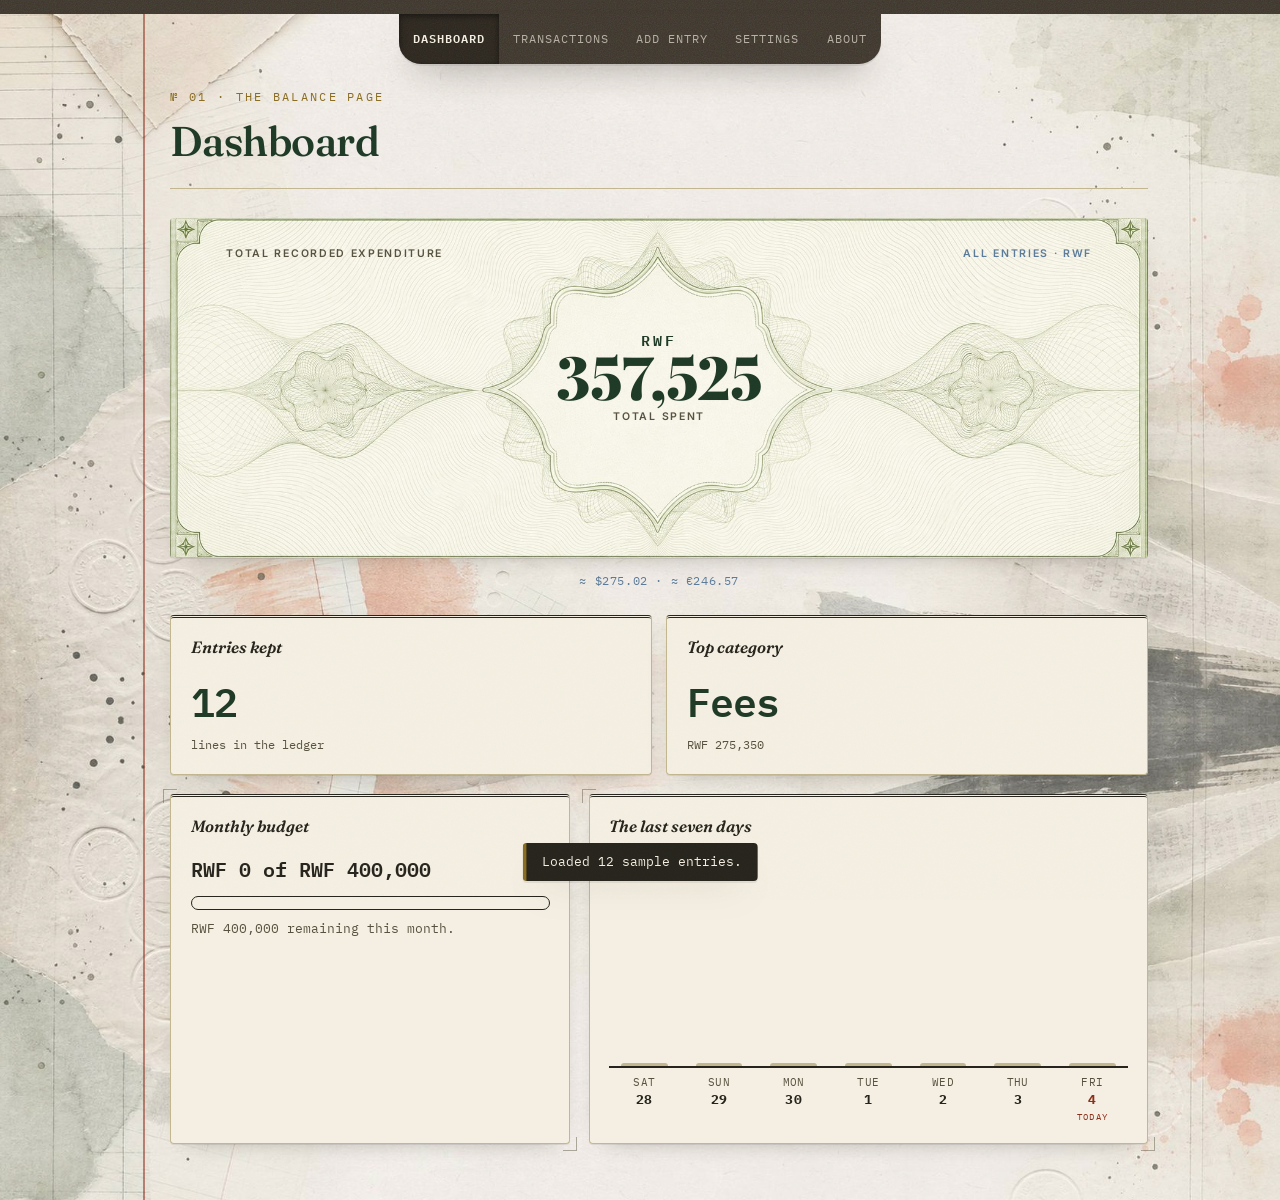
<file: index.html>
<!DOCTYPE html>
<html lang="en">
<head>
  <meta charset="UTF-8">
  <meta name="viewport" content="width=device-width, initial-scale=1.0">
  <title>Momentum  Student Finance Tracker</title>
  <meta name="description" content="Momentum — a student's ledger of small spendings. Log expenses, search with regex, and stay within budget.">
  <meta name="theme-color" content="#F4EFE2">
  <link rel="icon" type="image/png" href="assets/favicon-32.png">
  <link rel="apple-touch-icon" href="assets/favicon-180.png">
  <link rel="preconnect" href="https://fonts.googleapis.com">
  <link rel="preconnect" href="https://fonts.gstatic.com" crossorigin>
  <link rel="stylesheet" media="print" onload="this.media='all'"
        href="https://fonts.googleapis.com/css2?family=Fraunces:ital,opsz,wght@0,9..144,300..900;1,9..144,300..900&family=IBM+Plex+Mono:ital,wght@0,400;0,500;0,600;1,400&family=Playfair+Display:wght@900&family=Inter:wght@400;600&display=swap">
  <noscript>
    <link rel="stylesheet"
          href="https://fonts.googleapis.com/css2?family=Fraunces:ital,opsz,wght@0,9..144,300..900;1,9..144,300..900&family=IBM+Plex+Mono:ital,wght@0,400;0,500;0,600;1,400&family=Playfair+Display:wght@900&family=Inter:wght@400;600&display=swap">
  </noscript>
  <link rel="stylesheet" href="styles/main.css">
</head>
<body>
  <a class="skip-link" href="#main">Skip to content</a>

  <!-- Fixed umber strip across the top — the nav tray hangs flush from it. -->
  <div class="binding" aria-hidden="true"></div>

  <!-- The ink tray of index tabs: a bottom dock on phones,
       hanging from the top edge on larger screens. -->
  <nav class="site-nav">
    <ul class="tabs">
      <li>
        <a href="#dashboard" data-route="dashboard">
          <svg class="tab-glyph" viewBox="0 0 24 24" aria-hidden="true" focusable="false">
            <path d="M6 19v-6.5"/><path d="M12 19V5.5"/><path d="M18 19v-9"/><path d="M3.5 21.5h17"/>
          </svg>
          <span class="tab-label">Dashboard</span>
        </a>
      </li>
      <li>
        <a href="#transactions" data-route="transactions">
          <svg class="tab-glyph" viewBox="0 0 24 24" aria-hidden="true" focusable="false">
            <path d="M6.5 2.5h11v17.5l-1.85-1.5-1.85 1.5-1.8-1.5-1.8 1.5-1.85-1.5-1.85 1.5z"/>
            <path d="M9.5 8h5"/><path d="M9.5 11.5h3.2"/>
          </svg>
          <span class="tab-label">Transactions</span>
        </a>
      </li>
      <li>
        <a href="#add" data-route="add">
          <svg class="tab-glyph" viewBox="0 0 24 24" aria-hidden="true" focusable="false">
            <circle cx="12" cy="12" r="8.5"/>
            <path d="M12 8.2v7.6"/><path d="M8.2 12h7.6"/>
          </svg>
          <span class="tab-label">Add entry</span>
        </a>
      </li>
      <li>
        <a href="#settings" data-route="settings">
          <svg class="tab-glyph" viewBox="0 0 24 24" aria-hidden="true" focusable="false">
            <path d="M3.5 7h6"/><circle cx="11.7" cy="7" r="2.1"/><path d="M14 7h6.5"/>
            <path d="M3.5 12h1.4"/><circle cx="7.1" cy="12" r="2.1"/><path d="M9.4 12h11.1"/>
            <path d="M3.5 17h10"/><circle cx="15.7" cy="17" r="2.1"/><path d="M18 17h2.5"/>
          </svg>
          <span class="tab-label">Settings</span>
        </a>
      </li>
      <li>
        <a href="#about" data-route="about">
          <svg class="tab-glyph" viewBox="0 0 24 24" aria-hidden="true" focusable="false">
            <circle cx="12" cy="12" r="8.5"/>
            <path d="M12 11.2v5"/>
            <circle cx="12" cy="7.9" r="1" fill="currentColor" stroke="none"/>
          </svg>
          <span class="tab-label">About</span>
        </a>
      </li>
    </ul>
  </nav>

  <header class="masthead">
    <!-- Logo / brand block removed for now — to be reintroduced later. -->
    <h1 class="visually-hidden">Momentum — Student Finance Tracker</h1>
  </header>

  <main id="main" tabindex="-1">

    <!-- ============ DASHBOARD ============ -->
    <section id="dashboard" class="panel" aria-labelledby="dashboard-title">
      <p class="folio">№ 01 · the balance page</p>
      <h2 id="dashboard-title">Dashboard</h2>

      <!-- Denomination hero — engraved banknote artwork as the card itself. -->
      <section class="note" id="hero-note" aria-label="Total recorded expenditure">
        <div class="note__head">
          <p class="microprint">Total Recorded Expenditure</p>
          <p class="microprint note__period" id="hero-period">All entries · base currency</p>
        </div>

        <div class="denomination">
          <span class="denomination__cur" id="hero-cur">RWF</span>
          <span class="denomination__figure" id="stat-total">0</span>
        </div>

        <p class="microprint denomination__words" id="hero-words">Zero · no expenditure recorded</p>
      </section>
      <p class="note-exchange" id="stat-conversions" aria-label="Converted totals"></p>

      <div class="stat-grid">
        <article class="stat-card">
          <h3>Entries kept</h3>
          <p class="stat-figure" id="stat-count">0</p>
          <p class="stat-detail">lines in the ledger</p>
        </article>
        <article class="stat-card">
          <h3>Top category</h3>
          <p class="stat-figure" id="stat-top">—</p>
          <p class="stat-detail" id="stat-top-detail"></p>
        </article>
      </div>

      <div class="dash-duo">
        <article class="budget-card cropped" id="budget-card" aria-labelledby="budget-title">
          <div class="budget-head">
            <h3 id="budget-title">Monthly budget</h3>
            <p class="stamp" id="over-stamp" hidden aria-hidden="true">Over budget</p>
          </div>
          <p class="budget-figure" id="cap-figure">—</p>
          <div class="meter" role="presentation">
            <div class="meter-fill" id="cap-meter-fill"></div>
          </div>
          <p class="budget-note" id="cap-note"></p>
          <!-- Two dedicated live regions: polite while under the cap,
               assertive once it is exceeded. -->
          <p class="visually-hidden" id="cap-live-polite" aria-live="polite"></p>
          <p class="visually-hidden" id="cap-live-assertive" aria-live="assertive" role="alert"></p>
        </article>

        <article class="chart-card cropped" aria-labelledby="chart-title">
          <h3 id="chart-title">The last seven days</h3>
          <div class="chart" id="chart" role="img" aria-label="Spending chart for the last 7 days"></div>
        </article>
      </div>
    </section>

    <!-- ============ TRANSACTIONS ============ -->
    <section id="transactions" class="panel" hidden aria-labelledby="transactions-title">
      <p class="folio">№ 02 · every line accounted for</p>
      <h2 id="transactions-title">Transactions</h2>

      <div class="ledger-controls">
        <div class="control control-grow">
          <label for="search">Search the ledger <span class="hint-inline">(regular expressions welcome)</span></label>
          <input type="text" id="search" autocomplete="off" spellcheck="false"
                 placeholder="e.g. (coffee|tea) or \.\d{2}\b" aria-describedby="search-state">
          <p class="pattern-state" id="search-state" data-state="idle" aria-live="polite">— type to search</p>
        </div>
        <div class="control control-check">
          <input type="checkbox" id="search-ci" checked>
          <label for="search-ci">Case-insensitive</label>
        </div>
        <div class="control">
          <label for="sort">Sort by</label>
          <select id="sort">
            <option value="created-desc" selected>Date added — newest first</option>
            <option value="created-asc">Date added — oldest first</option>
            <option value="description-asc">Description — A to Z</option>
            <option value="description-desc">Description — Z to A</option>
            <option value="amount-desc">Amount — highest first</option>
            <option value="amount-asc">Amount — lowest first</option>
          </select>
        </div>
      </div>

      <p class="result-count" id="result-count" aria-live="polite"></p>

      <table class="ledger-table" id="txn-table">
        <caption class="visually-hidden">Your logged transactions</caption>
        <thead>
          <tr>
            <th scope="col">Description</th>
            <th scope="col">Category</th>
            <th scope="col">Date</th>
            <th scope="col" class="num">Amount</th>
            <th scope="col"><span class="visually-hidden">Actions</span></th>
          </tr>
        </thead>
        <tbody id="txn-tbody"></tbody>
      </table>
      <p class="empty-note" id="txn-empty" hidden>
        Nothing here yet. <a href="#add">Log your first expense</a> — the ledger is patient.
      </p>
    </section>

    <!-- ============ ADD / EDIT ========== -->
    <section id="add" class="panel" hidden aria-labelledby="add-title">
      <p class="folio">№ 03 · in your own hand</p>
      <h2 id="add-title"><span id="add-title-mode">Add an entry</span></h2>

      <form id="txn-form" class="entry-form cropped" novalidate>
        <div class="field field-wide">
          <label for="f-description">Description</label>
          <input type="text" id="f-description" name="description" autocomplete="off"
                 aria-describedby="err-description">
          <p class="field-error" id="err-description" role="alert" hidden></p>
        </div>

        <div class="field">
          <label for="f-amount">Amount</label>
          <input type="text" id="f-amount" name="amount" inputmode="decimal" autocomplete="off"
                 placeholder="12.50" aria-describedby="err-amount hint-amount">
          <p class="hint" id="hint-amount">In RWF.</p>
          <p class="field-error" id="err-amount" role="alert" hidden></p>
        </div>

        <div class="field">
          <label for="f-category">Category</label>
          <select id="f-category" name="category" aria-describedby="err-category"></select>
          <p class="field-error" id="err-category" role="alert" hidden></p>
        </div>

        <div class="field">
          <label for="f-date">Date</label>
          <input type="date" id="f-date" name="date" aria-describedby="err-date hint-date">
          <p class="hint" id="hint-date">YYYY-MM-DD</p>
          <p class="field-error" id="err-date" role="alert" hidden></p>
        </div>

        <div class="form-actions">
          <button type="submit" class="btn btn-primary">Save entry</button>
          <button type="button" class="btn btn-ghost" id="cancel-edit" hidden>Cancel edit</button>
        </div>
      </form>
    </section>

    <!-- ============ SETTINGS ========== -->
    <section id="settings" class="panel" hidden aria-labelledby="settings-title">
      <p class="folio">№ 04 · the bookkeeper’s desk</p>
      <h2 id="settings-title">Settings</h2>

      <div class="settings-grid">
        <form class="settings-card cropped" id="cap-form" aria-labelledby="cap-title">
          <h3 id="cap-title">Spending cap</h3>
          <div class="field">
            <label for="set-cap">Monthly cap (RWF)</label>
            <input type="number" id="set-cap" min="0" step="0.01" inputmode="decimal">
            <p class="hint">Set to 0 to remove the cap.</p>
          </div>
          <button type="submit" class="btn btn-primary">Save cap</button>
        </form>

        <form class="settings-card cropped" id="cur-form" aria-labelledby="cur-title">
          <h3 id="cur-title">Currency</h3>

          <div class="field">
            <label for="display-currency">Show all amounts in</label>
            <select id="display-currency">
              <option value="RWF">RWF — Rwandan franc (base)</option>
              <option value="USD">USD — US dollar</option>
              <option value="EUR">EUR — Euro</option>
            </select>
          </div>

          <p class="hint">Set how many francs each currency is worth:</p>
          <div class="cur-row">
            <div class="field">
              <label for="rate-usd">1 USD = ? RWF</label>
              <input type="number" id="rate-usd" min="0" step="any" inputmode="decimal">
            </div>
            <div class="field">
              <label for="rate-eur">1 EUR = ? RWF</label>
              <input type="number" id="rate-eur" min="0" step="any" inputmode="decimal">
            </div>
          </div>
          <button type="submit" class="btn btn-primary">Save exchange rates</button>
        </form>

        <form class="settings-card cropped" id="cat-form" aria-labelledby="cat-title">
          <h3 id="cat-title">Categories</h3>
          <ul class="cat-list" id="cat-list"></ul>
          <div class="field">
            <label for="new-category">New category</label>
            <input type="text" id="new-category" autocomplete="off" aria-describedby="err-new-category">
            <p class="field-error" id="err-new-category" role="alert" hidden></p>
          </div>
          <button type="submit" class="btn btn-primary">Add category</button>
        </form>

        <div class="settings-card cropped" aria-labelledby="data-title">
          <h3 id="data-title">Your data</h3>
          <p class="hint">Everything auto-saves to this browser. Export a copy, or import a previous export.</p>
          <div class="data-actions">
            <button type="button" class="btn btn-primary" id="export-btn">Export JSON</button>
            <label class="btn btn-ghost file-btn" for="import-file">Import JSON
              <input type="file" id="import-file" accept=".json,application/json">
            </label>
            <button type="button" class="btn btn-ghost" id="seed-btn">Restore sample data</button>
            <button type="button" class="btn btn-ghost btn-danger" id="reset-btn">Reset to defaults</button>
          </div>
          <p class="hint">Reset clears everything saved in this browser and reloads with fresh defaults (RWF currency + sample data).</p>
          <p class="import-status" id="import-status" role="alert"></p>
        </div>
      </div>
    </section>

    <!-- =========== ABOUT ============ -->
    <section id="about" class="panel" hidden aria-labelledby="about-title">
      <p class="folio">№ 05 · the keeper of this book</p>
      <h2 id="about-title">About</h2>

      <div class="about-spread">
        <article class="about-letter cropped">
          <p class="about-lede">
            This ledger is kept by <strong>F.&nbsp;Ishimwe</strong>, a student who believes that
            small spendings deserve careful handwriting.
          </p>
          <p>
            <strong>Momentum</strong>  because small spendings, faithfully recorded, gather
            speed  is a student finance tracker. Log what you spend, search it with regular expressions,
            watch the week's trend, and let a firm red stamp tell you when the budget is gone.
            Built with vanilla HTML, CSS and JavaScript. No frameworks; nothing between
            you and the page.
          </p>
          <p class="signature">— F.&nbsp;Ishimwe</p>
        </article>

        <aside class="about-side">
          <div class="about-note">
            <h3 class="visually-hidden">Contact and links</h3>
            <dl class="about-meta">
              <div>
                <dt>Email</dt>
                <dd><a href="mailto:f.ishimwe1@alustudent.com">f.ishimwe1@alustudent.com</a></dd>
              </div>
              <div>
                <dt>GitHub</dt>
                <dd><a href="https://github.com/ixhm-brix/momentum" rel="noopener">github.com/ixhm-brix/momentum</a></dd>
              </div>
              <div>
                <dt>Tests</dt>
                <dd><a href="tests.html">Run the test page</a></dd>
              </div>
            </dl>
          </div>

          <!-- Decorative seal -->
          <img class="about-seal" src="assets/seal.png" alt="" aria-hidden="true">
        </aside>
      </div>
    </section>
  </main>

  <p class="toast" id="app-status" role="status" aria-live="polite"></p>

  <script type="module" src="scripts/app.js"></script>
</body>
</html>
</file>
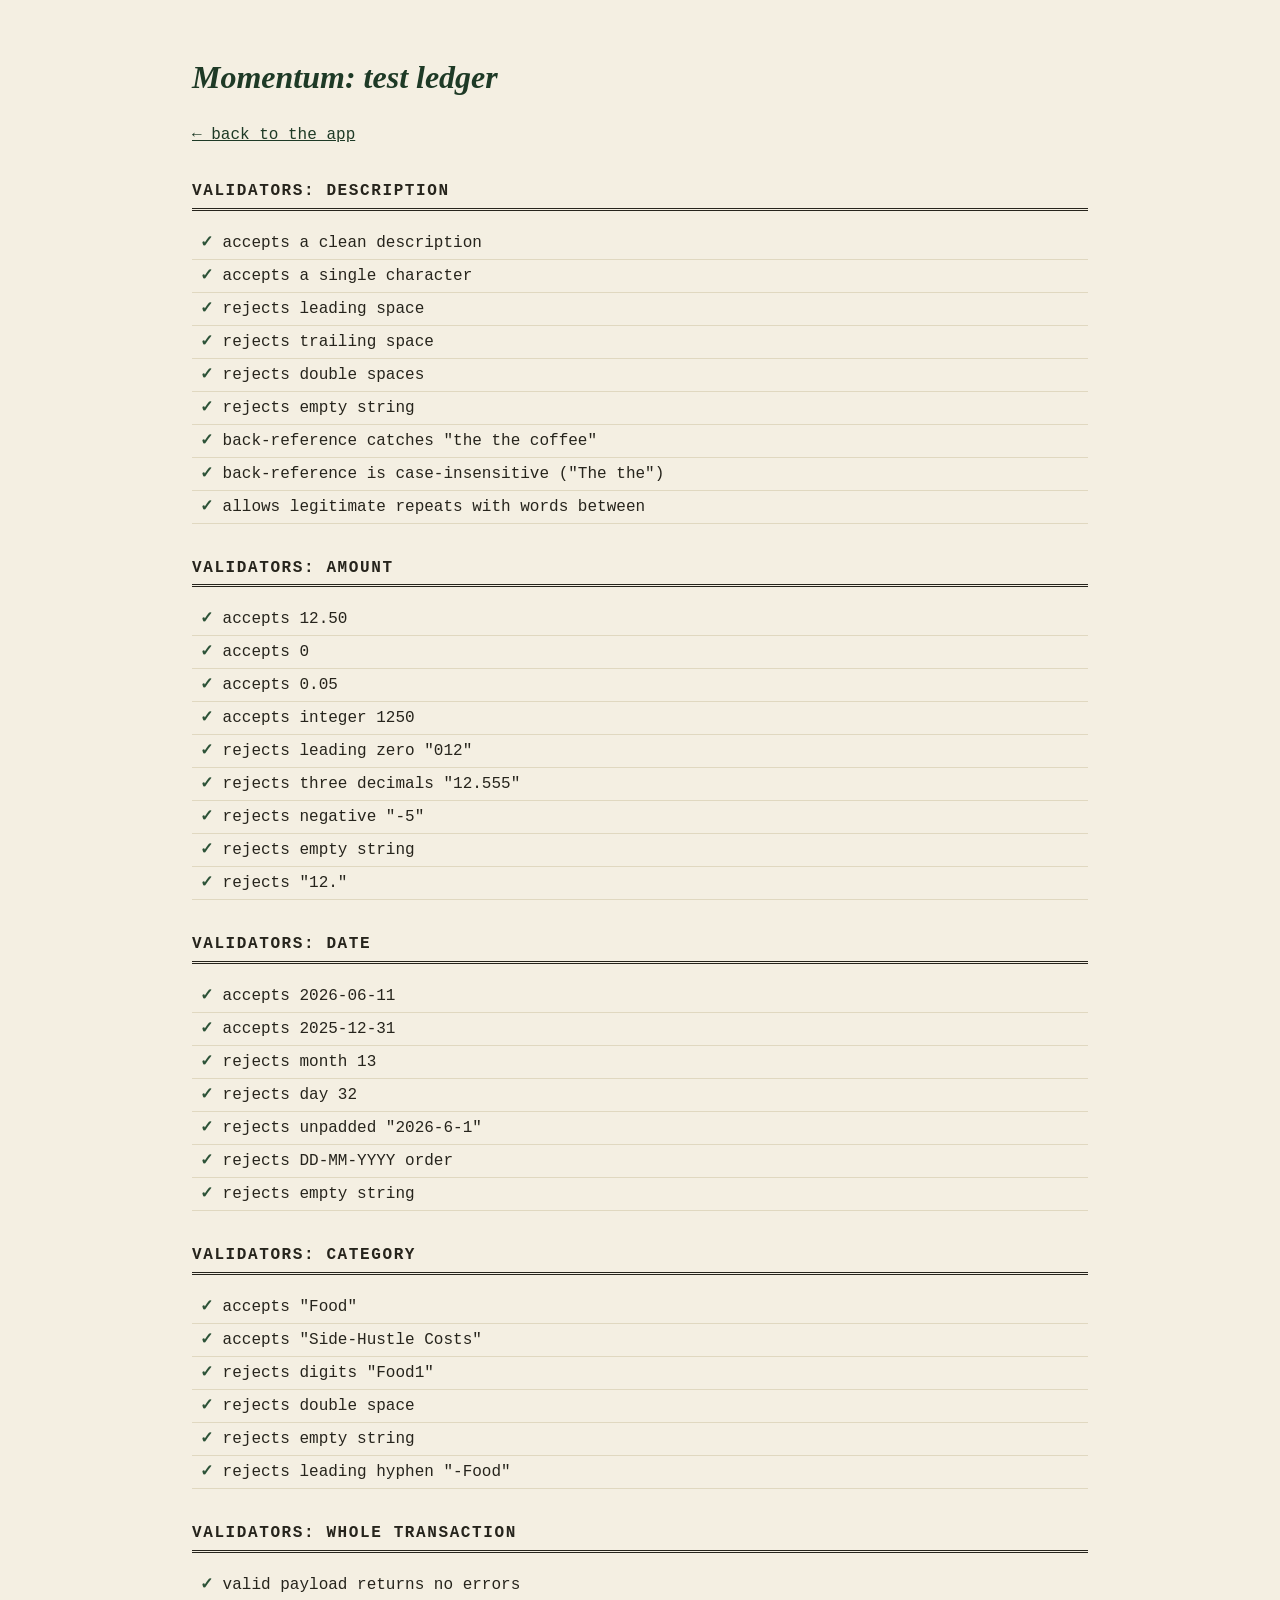
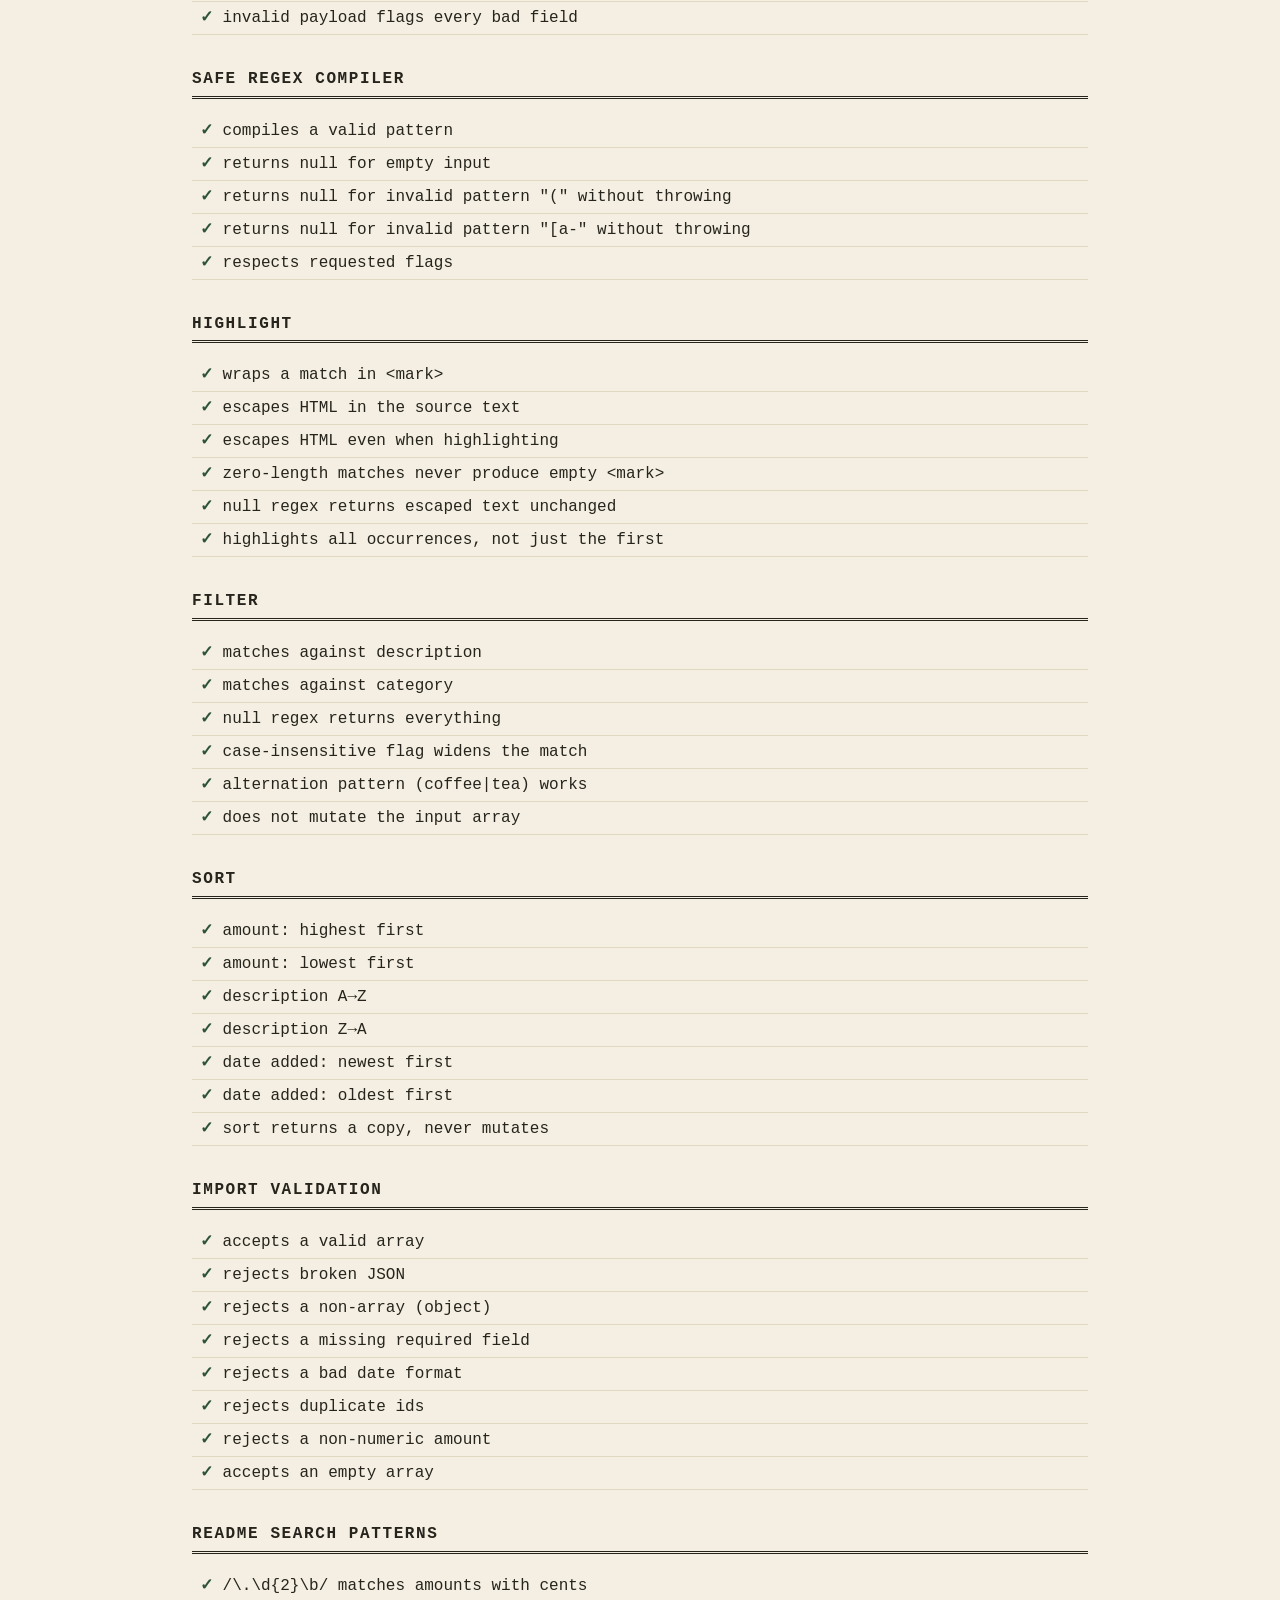
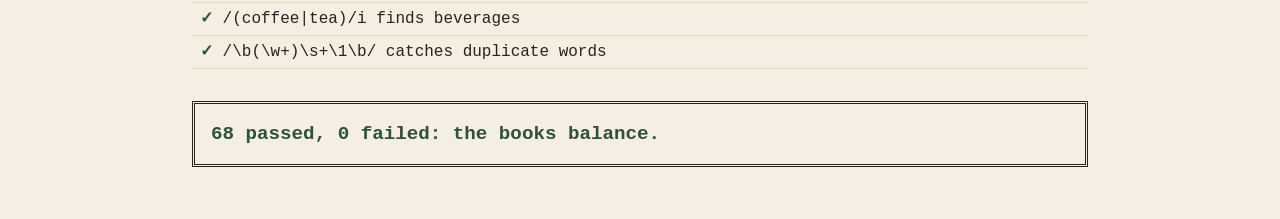
<file: tests.html>
<!DOCTYPE html>
<html lang="en">
<head>
  <meta charset="UTF-8">
  <meta name="viewport" content="width=device-width, initial-scale=1.0">
  <title>Momentum: Tests</title>
  <style>
    body {
      font-family: "Courier New", monospace;
      background: #f4efe2;
      color: #26241c;
      max-width: 56rem;
      margin: 0 auto;
      padding: 2rem 1rem;
      line-height: 1.5;
    }
    h1 { font-family: Georgia, serif; font-style: italic; color: #1e3a26; }
    h2 { font-size: 1rem; letter-spacing: .1em; text-transform: uppercase; margin-top: 2rem;
         border-bottom: 3px double #26241c; padding-bottom: .3em; }
    ul { list-style: none; padding: 0; }
    li { padding: .25rem .5rem; border-bottom: 1px solid #e0d8c0; }
    li.pass::before { content: "✓ "; color: #2c5237; font-weight: bold; }
    li.fail::before { content: "✗ "; color: #8e2f1c; font-weight: bold; }
    li.fail { background: #f3e4dd; color: #8e2f1c; font-weight: bold; }
    #summary { font-size: 1.2rem; font-weight: bold; padding: 1rem;
               border: 3px double #26241c; margin-top: 2rem; }
    #summary.ok { color: #2c5237; }
    #summary.bad { color: #8e2f1c; }
    a { color: #1e3a26; }
  </style>
</head>
<body>
  <h1>Momentum: test ledger</h1>
  <p><a href="index.html">← back to the app</a></p>
  <div id="results"></div>
  <p id="summary" role="status">Running…</p>

  <script type="module">
    import {
      validateDescription, validateAmount, validateDate, validateCategory,
      validateTransaction, RULES,
    } from './scripts/validators.js';
    import {
      compileRegex, escapeHtml, highlight, filterRecords, sortRecords,
    } from './scripts/search.js';
    import { validateImport } from './scripts/storage.js';

    const results = document.getElementById('results');
    let currentList = null;
    let passed = 0, failed = 0;

    function suite(name) {
      const h = document.createElement('h2');
      h.textContent = name;
      results.appendChild(h);
      currentList = document.createElement('ul');
      results.appendChild(currentList);
    }

    function test(name, fn) {
      const li = document.createElement('li');
      try {
        fn();
        li.className = 'pass';
        li.textContent = name;
        passed++;
      } catch (err) {
        li.className = 'fail';
        li.textContent = `${name}: ${err.message}`;
        failed++;
      }
      currentList.appendChild(li);
    }

    function assert(cond, msg = 'assertion failed') {
      if (!cond) throw new Error(msg);
    }
    function assertEqual(actual, expected) {
      if (actual !== expected) throw new Error(`expected ${JSON.stringify(expected)}, got ${JSON.stringify(actual)}`);
    }

    /* ---------------- Validators ---------------- */
    suite('Validators: description');
    test('accepts a clean description', () => assert(validateDescription('Lunch at cafeteria') === null));
    test('accepts a single character', () => assert(validateDescription('x') === null));
    test('rejects leading space', () => assert(validateDescription(' lunch') !== null));
    test('rejects trailing space', () => assert(validateDescription('lunch ') !== null));
    test('rejects double spaces', () => assert(validateDescription('lunch  today') !== null));
    test('rejects empty string', () => assert(validateDescription('') !== null));
    test('back-reference catches "the the coffee"', () => assert(validateDescription('the the coffee') !== null));
    test('back-reference is case-insensitive ("The the")', () => assert(validateDescription('The the coffee') !== null));
    test('allows legitimate repeats with words between', () => assert(validateDescription('tea for me and tea for you') === null));

    suite('Validators: amount');
    test('accepts 12.50', () => assert(validateAmount('12.50') === null));
    test('accepts 0', () => assert(validateAmount('0') === null));
    test('accepts 0.05', () => assert(validateAmount('0.05') === null));
    test('accepts integer 1250', () => assert(validateAmount('1250') === null));
    test('rejects leading zero "012"', () => assert(validateAmount('012') !== null));
    test('rejects three decimals "12.555"', () => assert(validateAmount('12.555') !== null));
    test('rejects negative "-5"', () => assert(validateAmount('-5') !== null));
    test('rejects empty string', () => assert(validateAmount('') !== null));
    test('rejects "12."', () => assert(validateAmount('12.') !== null));

    suite('Validators: date');
    test('accepts 2026-06-11', () => assert(validateDate('2026-06-11') === null));
    test('accepts 2025-12-31', () => assert(validateDate('2025-12-31') === null));
    test('rejects month 13', () => assert(validateDate('2026-13-01') !== null));
    test('rejects day 32', () => assert(validateDate('2026-01-32') !== null));
    test('rejects unpadded "2026-6-1"', () => assert(validateDate('2026-6-1') !== null));
    test('rejects DD-MM-YYYY order', () => assert(validateDate('11-06-2026') !== null));
    test('rejects empty string', () => assert(validateDate('') !== null));

    suite('Validators: category');
    test('accepts "Food"', () => assert(validateCategory('Food') === null));
    test('accepts "Side-Hustle Costs"', () => assert(validateCategory('Side-Hustle Costs') === null));
    test('rejects digits "Food1"', () => assert(validateCategory('Food1') !== null));
    test('rejects double space', () => assert(validateCategory('Fast  Food') !== null));
    test('rejects empty string', () => assert(validateCategory('') !== null));
    test('rejects leading hyphen "-Food"', () => assert(validateCategory('-Food') !== null));

    suite('Validators: whole transaction');
    test('valid payload returns no errors', () => {
      const errors = validateTransaction({ description: 'Bus pass', amount: '45.00', category: 'Transport', date: '2026-06-01' });
      assertEqual(Object.keys(errors).length, 0);
    });
    test('invalid payload flags every bad field', () => {
      const errors = validateTransaction({ description: ' bad ', amount: '012', category: 'F00d', date: '2026-13-99' });
      assertEqual(Object.keys(errors).length, 4);
    });

    /* ---------------- Safe regex compiler ---------------- */
    suite('Safe regex compiler');
    test('compiles a valid pattern', () => assert(compileRegex('coffee') instanceof RegExp));
    test('returns null for empty input', () => assert(compileRegex('') === null));
    test('returns null for invalid pattern "(" without throwing', () => assert(compileRegex('(') === null));
    test('returns null for invalid pattern "[a-" without throwing', () => assert(compileRegex('[a-') === null));
    test('respects requested flags', () => assert(compileRegex('tea', 'i').flags.includes('i')));

    /* ---------------- Highlight ---------------- */
    suite('Highlight');
    test('wraps a match in <mark>', () => {
      assertEqual(highlight('morning coffee', compileRegex('coffee')), 'morning <mark>coffee</mark>');
    });
    test('escapes HTML in the source text', () => {
      const out = highlight('<b>x & y</b>', null);
      assertEqual(out, '&lt;b&gt;x &amp; y&lt;/b&gt;');
    });
    test('escapes HTML even when highlighting', () => {
      const out = highlight('<script> coffee', compileRegex('coffee'));
      assert(out.includes('&lt;script&gt;'), 'tags must be escaped');
      assert(out.includes('<mark>coffee</mark>'), 'match must be wrapped');
    });
    test('zero-length matches never produce empty <mark>', () => {
      const out = highlight('abc', compileRegex('x*'));
      assert(!out.includes('<mark></mark>'), 'no empty mark elements');
      assert(out.includes('abc'), 'text preserved');
    });
    test('null regex returns escaped text unchanged', () => {
      assertEqual(highlight('plain text', null), 'plain text');
    });
    test('highlights all occurrences, not just the first', () => {
      const out = highlight('tea and tea', compileRegex('tea'));
      assertEqual((out.match(/<mark>/g) || []).length, 2);
    });

    /* ---------------- Filter & sort ---------------- */
    const sample = [
      { id: 'txn_0001', description: 'Morning coffee', category: 'Food', date: '2026-06-01', amount: 2.5, createdAt: '2026-06-01T08:00:00.000Z', updatedAt: '2026-06-01T08:00:00.000Z' },
      { id: 'txn_0002', description: 'Bus ticket', category: 'Transport', date: '2026-06-03', amount: 1.2, createdAt: '2026-06-03T08:00:00.000Z', updatedAt: '2026-06-03T08:00:00.000Z' },
      { id: 'txn_0003', description: 'Algebra textbook', category: 'Books', date: '2026-06-02', amount: 40, createdAt: '2026-06-02T08:00:00.000Z', updatedAt: '2026-06-02T08:00:00.000Z' },
    ];

    suite('Filter');
    test('matches against description', () => {
      assertEqual(filterRecords(sample, compileRegex('coffee', 'i')).length, 1);
    });
    test('matches against category', () => {
      assertEqual(filterRecords(sample, compileRegex('transport', 'i')).length, 1);
    });
    test('null regex returns everything', () => {
      assertEqual(filterRecords(sample, null).length, 3);
    });
    test('case-insensitive flag widens the match', () => {
      assertEqual(filterRecords(sample, compileRegex('COFFEE', 'i')).length, 1);
      assertEqual(filterRecords(sample, compileRegex('COFFEE', '')).length, 0);
    });
    test('alternation pattern (coffee|tea) works', () => {
      assertEqual(filterRecords(sample, compileRegex('(coffee|ticket)', 'i')).length, 2);
    });
    test('does not mutate the input array', () => {
      const before = sample.map((r) => r.id).join();
      filterRecords(sample, compileRegex('a'));
      assertEqual(sample.map((r) => r.id).join(), before);
    });

    suite('Sort');
    test('amount: highest first', () => {
      assertEqual(sortRecords(sample, 'amount-desc')[0].id, 'txn_0003');
    });
    test('amount: lowest first', () => {
      assertEqual(sortRecords(sample, 'amount-asc')[0].id, 'txn_0002');
    });
    test('description A→Z', () => {
      assertEqual(sortRecords(sample, 'description-asc')[0].description, 'Algebra textbook');
    });
    test('description Z→A', () => {
      assertEqual(sortRecords(sample, 'description-desc')[0].description, 'Morning coffee');
    });
    test('date added: newest first', () => {
      assertEqual(sortRecords(sample, 'created-desc')[0].id, 'txn_0002');
    });
    test('date added: oldest first', () => {
      assertEqual(sortRecords(sample, 'created-asc')[0].id, 'txn_0001');
    });
    test('sort returns a copy, never mutates', () => {
      const before = sample.map((r) => r.id).join();
      sortRecords(sample, 'amount-desc');
      assertEqual(sample.map((r) => r.id).join(), before);
    });

    /* ---------------- Import validation ---------------- */
    const goodRecord = {
      id: 'txn_0001', description: 'Lunch', amount: 5, category: 'Food',
      date: '2026-06-01', createdAt: '2026-06-01T10:00:00.000Z', updatedAt: '2026-06-01T10:00:00.000Z',
    };

    suite('Import validation');
    test('accepts a valid array', () => {
      const r = validateImport(JSON.stringify([goodRecord]));
      assert(r.ok, r.error);
      assertEqual(r.records.length, 1);
    });
    test('rejects broken JSON', () => {
      const r = validateImport('{ not json');
      assert(!r.ok && /JSON/i.test(r.error));
    });
    test('rejects a non-array (object)', () => {
      const r = validateImport(JSON.stringify(goodRecord));
      assert(!r.ok && /array/i.test(r.error));
    });
    test('rejects a missing required field', () => {
      const { amount, ...broken } = goodRecord;
      const r = validateImport(JSON.stringify([broken]));
      assert(!r.ok && /amount/.test(r.error));
    });
    test('rejects a bad date format', () => {
      const r = validateImport(JSON.stringify([{ ...goodRecord, date: '01/06/2026' }]));
      assert(!r.ok && /YYYY-MM-DD/.test(r.error));
    });
    test('rejects duplicate ids', () => {
      const r = validateImport(JSON.stringify([goodRecord, { ...goodRecord }]));
      assert(!r.ok && /[Dd]uplicate/.test(r.error));
    });
    test('rejects a non-numeric amount', () => {
      const r = validateImport(JSON.stringify([{ ...goodRecord, amount: '5' }]));
      assert(!r.ok && /amount/i.test(r.error));
    });
    test('accepts an empty array', () => {
      assert(validateImport('[]').ok);
    });

    /* ---------------- Finance search patterns from the README ---------------- */
    suite('README search patterns');
    test('/\\.\\d{2}\\b/ matches amounts with cents', () => {
      assert(/\.\d{2}\b/.test('paid 12.50 today'));
      assert(!/\.\d{2}\b/.test('paid 12 today'));
    });
    test('/(coffee|tea)/i finds beverages', () => {
      assert(/(coffee|tea)/i.test('Morning Coffee'));
      assert(!/(coffee|tea)/i.test('Bus pass'));
    });
    test('/\\b(\\w+)\\s+\\1\\b/ catches duplicate words', () => {
      assert(RULES.repeatedWord.test('printing fees for for lab'));
      assert(!RULES.repeatedWord.test('printing fees for the lab'));
    });

    /* ---------------- Summary ---------------- */
    const summary = document.getElementById('summary');
    summary.textContent = `${passed} passed, ${failed} failed: ${failed === 0 ? 'the books balance.' : 'the books do not balance!'}`;
    summary.className = failed === 0 ? 'ok' : 'bad';
  </script>
</body>
</html>
</file>
<file: styles/main.css>
/* Momentum — Student Finance Tracker. Mobile-first; breakpoints at 768px and 1024px. */

* { box-sizing: border-box; }

html {
  scroll-behavior: smooth;
}

body {
  margin: 0;
  /* space for the bottom nav on phones */
  padding-bottom: calc(4.2rem + env(safe-area-inset-bottom, 0px));
  background: #f4efe2;
  color: #26241c;
  font-family: "Fraunces", "Iowan Old Style", Georgia, serif;
  font-size: 1.0625rem;
  line-height: 1.55;
  -webkit-font-smoothing: antialiased;
  caret-color: #8e2f1c;
}

/* Tile is mirrored, so it repeats with no seam. */
body { position: relative; }

body::before {
  content: "";
  position: absolute;
  inset: 0;
  z-index: -2;
  background: url("../assets/paper-collage-tile.jpg") top center / 100% auto repeat-y;
  opacity: 0.65;
  pointer-events: none;
}

/* Grain overlay. */
body::after {
  content: "";
  position: fixed;
  inset: 0;
  z-index: 2147483647;
  pointer-events: none;
  opacity: 0.55;
  background-image: url("data:image/svg+xml,%3Csvg xmlns='http://www.w3.org/2000/svg' width='180' height='180'%3E%3Cfilter id='n'%3E%3CfeTurbulence type='fractalNoise' baseFrequency='0.9' numOctaves='2'/%3E%3C/filter%3E%3Crect width='100%25' height='100%25' filter='url(%23n)' opacity='0.045'/%3E%3C/svg%3E");
}

[hidden] { display: none !important; }

.visually-hidden {
  position: absolute !important;
  width: 1px; height: 1px;
  margin: -1px; padding: 0; border: 0;
  clip: rect(0 0 0 0);
  overflow: hidden; white-space: nowrap;
}

/* Always keep a visible focus ring. */
:focus-visible {
  outline: 3px solid #8e2f1c;
  outline-offset: 2px;
  border-radius: 2px;
}

::selection { background: rgba(216, 185, 108, 0.65); }

mark {
  background: linear-gradient(104deg, transparent 0.5%, rgba(216, 185, 108, 0.65) 3.5%, rgba(216, 185, 108, 0.65) 96.5%, transparent 99.5%);
  color: inherit;
  padding: 0.05em 0.18em;
  margin: 0 -0.05em;
  border-radius: 2px;
  box-decoration-break: clone;
  -webkit-box-decoration-break: clone;
}

a { color: #1e3a26; text-decoration-thickness: 1px; text-underline-offset: 2px; }
a:hover { color: #8e2f1c; }

/* ---------- Skip link ---------- */

.skip-link {
  position: absolute;
  left: 1rem; top: -4rem;
  z-index: 100;
  background: #26241c;
  color: #f4efe2;
  font-family: "IBM Plex Mono", "Courier New", monospace;
  font-size: 0.85rem;
  padding: 0.6em 1em;
  border-radius: 0 0 6px 6px;
  text-decoration: none;
  transition: top 0.25s cubic-bezier(0.22, 1, 0.36, 1);
}
.skip-link:focus { top: 12px; }

/* ---------- Top strip — fixed, grainy umber; the nav hangs flush from it. */

.binding {
  position: fixed;
  top: 0; left: 0; right: 0;
  height: 14px;
  z-index: 45;
  background-color: #3a3228;
  background-image: url("data:image/svg+xml,%3Csvg xmlns='http://www.w3.org/2000/svg' width='140' height='140'%3E%3Cfilter id='g'%3E%3CfeTurbulence type='fractalNoise' baseFrequency='0.85' numOctaves='3'/%3E%3C/filter%3E%3Crect width='100%25' height='100%25' filter='url(%23g)' opacity='0.13'/%3E%3C/svg%3E");
}

/* ---------- Masthead ---------- */

.masthead { padding: 0; }

.brand { text-align: center; }

.seed {
  width: 46px; height: 46px;
  display: block;
  margin: 0 auto 0.4rem;
  animation: seed-fall 1.5s cubic-bezier(0.22, 1, 0.36, 1) both;
}

@keyframes seed-fall {
  0%   { transform: translateY(-52px) rotate(-170deg); opacity: 0; }
  55%  { opacity: 1; }
  78%  { transform: translateY(5px) rotate(10deg); }
  100% { transform: translateY(0) rotate(0deg); opacity: 1; }
}

.brand-kicker {
  margin: 0;
  font-family: "IBM Plex Mono", "Courier New", monospace;
  font-size: 0.72rem;
  letter-spacing: 0.22em;
  text-transform: uppercase;
  color: #57523f;
  animation: rise 0.6s cubic-bezier(0.22, 1, 0.36, 1) 0.1s both;
}

.brand-title {
  margin: 0.05em 0 0;
  font-size: clamp(3.4rem, 12vw, 5.8rem);
  font-weight: 600;
  font-style: italic;
  letter-spacing: -0.015em;
  line-height: 1;
  color: #1e3a26;
  animation: ink-in 1.1s cubic-bezier(0.22, 1, 0.36, 1) 0.12s both;
}

.brand-title::after { content: "."; color: #8e2f1c; font-style: normal; }

@keyframes ink-in {
  from { opacity: 0; filter: blur(7px); letter-spacing: 0.05em; }
  to   { opacity: 1; filter: blur(0);  letter-spacing: -0.015em; }
}

.brand-sub {
  margin: 0.55rem 0 0;
  font-family: "IBM Plex Mono", "Courier New", monospace;
  font-size: 0.72rem;
  letter-spacing: 0.14em;
  color: #57523f;
  animation: rise 0.6s cubic-bezier(0.22, 1, 0.36, 1) 0.25s both;
}

.ornament {
  display: flex;
  align-items: center;
  gap: 0.9rem;
  max-width: 300px;
  margin: 1rem auto 0;
  color: #8a6d1f;
  font-size: 1.05rem;
  animation: rise 0.6s cubic-bezier(0.22, 1, 0.36, 1) 0.32s both;
}
.ornament::before, .ornament::after {
  content: "";
  flex: 1;
  border-top: 1px solid #c3b790;
}

/* ---------- Navigation ----*/

.site-nav {
  position: fixed;
  bottom: 0; left: 0; right: 0;
  z-index: 46; 


  display: flex;
  pointer-events: none; 
}
.tabs { 
  pointer-events: auto; 

}

.tabs {
  list-style: none;
  margin: 0;
  flex: 1;
  display: flex;
  justify-content: space-around;

  align-items: stretch;
  gap: 0;
  background-color: #3a3228;

  background-image: url("data:image/svg+xml,%3Csvg xmlns='http://www.w3.org/2000/svg' width='140' height='140'%3E%3Cfilter id='g'%3E%3CfeTurbulence type='fractalNoise' baseFrequency='0.85' numOctaves='3'/%3E%3C/filter%3E%3Crect width='100%25' height='100%25' filter='url(%23g)' opacity='0.13'/%3E%3C/svg%3E");
  border-radius: 18px 18px 0 0;
  overflow: hidden;

  padding: 0 0 env(safe-area-inset-bottom, 0px);
  box-shadow: 0 -10px 26px -16px rgba(38, 36, 28, 0.75);
  animation: rise-up 0.55s cubic-bezier(0.22, 1, 0.36, 1) both;
}

@keyframes rise-up {
  from { opacity: 0; transform: translateY(16px); }
  to   { opacity: 1; transform: translateY(0); }

  
}

@keyframes hang-down {
  from { opacity: 0; transform: translateY(-12px); }
  to   { opacity: 1; transform: translateY(0); }
}

.tabs li { display: flex; flex: 1; min-width: 0; }

/* Inactive tabs are faint; the active one is the sunken slot below. */
.tabs a {
  position: relative;
  flex: 1;
  display: flex;
  flex-direction: column;
  align-items: center;
  justify-content: center;

  gap: 3px;
  padding: calc(0.45rem + 0.4em) 0.15em calc(0.5rem + 0.35em);
  font-family: "IBM Plex Mono", "Courier New", monospace;
  font-size: 0.55rem;

  letter-spacing: 0.05em;
  text-transform: uppercase;
  text-decoration: none;


  white-space: nowrap;
  color: rgba(244, 239, 226, 0.66);
  background: transparent;
  border-radius: 0;
  transition: background 0.18s, color 0.18s,
              transform 0.16s cubic-bezier(0.22, 1, 0.36, 1), box-shadow 0.16s cubic-bezier(0.22, 1, 0.36, 1);
}

.tab-glyph {
  width: 19px;
  height: 19px;
  fill: none;
  stroke: currentColor;
  stroke-width: 1.6;
  stroke-linecap: round;
  stroke-linejoin: round;
}

.tabs a:hover {
  color: #f4efe2;
  background: rgba(244, 239, 226, 0.07);
}

/* Extend the slot through the phone's bottom safe area. */
.tabs a:hover::after {
  content: "";
  position: absolute;
  top: 100%;
  left: 0;
  right: 0;
  height: env(safe-area-inset-bottom, 0px);

  background: rgba(244, 239, 226, 0.07);
}

.tabs a:focus-visible { outline-color: #f4efe2; outline-offset: -3px; }

.tabs a:active,
.tabs a[aria-current="page"] {
  background: rgba(18, 14, 9, 0.38);
  box-shadow: inset 0 2px 6px rgba(0, 0, 0, 0.5),
              inset 0 -1px 0 rgba(244, 239, 226, 0.08);
}

.tabs a:active { transform: translateY(1px); }

/* Active slot runs the full height of the tray. */
.tabs a[aria-current="page"] {
  position: relative;
  color: #f4efe2;
  font-weight: 600;
  box-shadow: inset 0 2px 6px rgba(0, 0, 0, 0.5);
}

.tabs a[aria-current="page"]::after {
  content: "";
  position: absolute;
  top: 100%;
  left: 0;
  right: 0;
  height: env(safe-area-inset-bottom, 0px);
  background: rgba(18, 14, 9, 0.38);
}

/* On tiny screens, hide labels (screen readers still read them); icons only. */
@media (max-width: 379px) {
  .tabs a { gap: 0; padding: calc(0.45rem + 0.55em) 0.3em calc(0.5rem + 0.5em); }
  .tab-glyph { width: 22px; height: 22px; }
  .tab-label {
    position: absolute;
    width: 1px; height: 1px;
    margin: -1px; padding: 0; border: 0;
    clip: rect(0 0 0 0);
    overflow: hidden; white-space: nowrap;
  }
}

/* ---------- Main / panels ---------- */

main {
  max-width: 1080px;
  margin: 0 auto;
  /* leave room for the top bar */
  padding: calc(14px + 0.7rem) 1rem 3.5rem;
  position: relative;
}
main:focus { outline: none; }

/* Each panel fades in when shown. */
.panel { position: relative; animation: rise 0.5s cubic-bezier(0.22, 1, 0.36, 1) both; }
.panel > * { animation: rise 0.55s cubic-bezier(0.22, 1, 0.36, 1) both; }
.panel > *:nth-child(2) { animation-delay: 0.05s; }
.panel > *:nth-child(3) { animation-delay: 0.1s; }
.panel > *:nth-child(4) { animation-delay: 0.15s; }
.panel > *:nth-child(5) { animation-delay: 0.2s; }
.panel > *:nth-child(6) { animation-delay: 0.25s; }

@keyframes rise {
  from { opacity: 0; transform: translateY(14px); }
  to   { opacity: 1; transform: translateY(0); }
}

.folio {
  margin: 0 0 0.2rem;
  font-family: "IBM Plex Mono", "Courier New", monospace;
  font-size: 0.72rem;
  letter-spacing: 0.2em;
  text-transform: uppercase;
  color: #8a6d1f;
}

.panel h2 {
  margin: 0 0 1.4rem;
  font-size: clamp(1.9rem, 5vw, 2.6rem);
  font-weight: 540;
  letter-spacing: -0.01em;
  color: #1e3a26;
  border-bottom: 1px solid #c3b790;
  padding-bottom: 0.35em;
}

h3 {
  margin: 0 0 0.6rem;
  font-size: 1.02rem;
  font-weight: 600;
  font-style: italic;
  color: #26241c;
}

/* ---------- Cards, crop marks ---------- */

.stat-card, .budget-card, .chart-card, .settings-card, .about-letter, .entry-form {
  background: #f4efe2;
  border: 1px solid #c3b790;
  border-top: 3px double #26241c;
  border-radius: 4px;
  padding: 1.1rem 1.2rem 1.2rem;
  box-shadow: 0 1px 0 rgba(38, 36, 28, 0.08), 0 10px 24px -18px rgba(38, 36, 28, 0.5);
}

/* Corner crop marks. */
.cropped { position: relative; }
.cropped::before, .cropped::after {
  content: "";
  position: absolute;
  width: 13px; height: 13px;
  opacity: 0.45;
  pointer-events: none;
}
.cropped::before {
  top: -8px; left: -8px;
  border-top: 1.5px solid #57523f;
  border-left: 1.5px solid #57523f;
}
.cropped::after {
  bottom: -8px; right: -8px;
  border-bottom: 1.5px solid #57523f;
  border-right: 1.5px solid #57523f;
}

/* ---------- Dashboard hero: the note ----------
   Banknote artwork (assets/note2.jpg) is the card; figures sit on top. */
.note {
  position: relative;
  margin-bottom: 0.9rem;
  border-radius: 4px;
  overflow: hidden;
  box-shadow: 0 1px 0 rgba(38, 36, 28, 0.08), 0 10px 24px -18px rgba(38, 36, 28, 0.5);
  background: #eef0e3 url("../assets/note2.jpg") center / cover no-repeat;
  min-height: clamp(200px, 30vw, 340px);
  /* Number in the middle; corner labels pinned. */
  display: flex;
  flex-direction: column;
  align-items: center;
  justify-content: center;
  text-align: center;
  padding: clamp(46px, 8vw, 76px) clamp(26px, 6vw, 64px);
}

.microprint {
  margin: 0;
  font-family: "Inter", system-ui, sans-serif;
  font-size: clamp(8.5px, 1.4vw, 10.5px);
  font-weight: 600;
  letter-spacing: 0.16em;
  text-transform: uppercase;
  color: #57523f;
}

.serial {
  font-family: "IBM Plex Mono", "Courier New", monospace;
  font-size: clamp(9px, 1.4vw, 11px);
  font-weight: 500;
  letter-spacing: 0.08em;
  font-variant-numeric: tabular-nums;
  color: #1e3a26;
}

/* Labels pinned to the four corners. */
.note__head,
.note__foot {
  position: absolute;
  left: clamp(16px, 5.5vw, 56px);
  right: clamp(16px, 5.5vw, 56px);
  display: flex;
  align-items: baseline;
  justify-content: space-between;
  gap: 10px;
}
.note__head { top: clamp(16px, 3.5vw, 28px); }
.note__foot { bottom: clamp(16px, 3.5vw, 28px); }
.note__period { color: #5b7b9a; }
.note__foot .serial { color: #5b7b9a; }

/* Number stays centred; currency code placed on top. */
.denomination {
  position: relative;
  display: inline-block;
  line-height: 0.86;
}

/* Currency code, above the number. */
.denomination__cur {
  position: absolute;
  bottom: 100%;
  left: 50%;
  transform: translateX(-50%);
  margin-bottom: 0.15em;
  font-family: "IBM Plex Mono", "Courier New", monospace;
  font-weight: 600;
  font-size: clamp(11px, 1.9vw, 15px);
  letter-spacing: 0.22em;
  color: #1e3a26;
  white-space: nowrap;
}

.denomination__figure {
  font-family: "Playfair Display", Georgia, serif;
  font-weight: 900;
  font-size: clamp(30px, 7.5vw, 60px);
  line-height: 0.86;
  letter-spacing: -0.02em;
  color: #1e3a26;
  font-variant-numeric: tabular-nums lining-nums;
  text-shadow: 0 1px 0 rgba(242, 239, 230, 0.6);
}

.denomination__words {
  margin: 0.7em 0 0;
  color: #57523f;
}

/* Converted totals, shown beneath the note. */
.note-exchange {
  margin: 0 0 1.5rem;
  text-align: center;
  font-family: "IBM Plex Mono", "Courier New", monospace;
  font-size: 0.74rem;
  letter-spacing: 0.05em;
  color: #5b7b9a;
  font-variant-numeric: tabular-nums;
}
.note-exchange:empty { display: none; }

/* ---------- Stat cards ---------- */

.stat-grid {
  display: grid;
  gap: 0.9rem;
  margin-bottom: 1.2rem;
}

.stat-card {
  position: relative;
  transition: transform 0.25s cubic-bezier(0.22, 1, 0.36, 1), box-shadow 0.25s cubic-bezier(0.22, 1, 0.36, 1);
}
.stat-card:hover { transform: translateY(-3px); box-shadow: 0 2px 0 rgba(38, 36, 28, 0.08), 0 18px 34px -18px rgba(38, 36, 28, 0.55); }


.stat-figure {
  margin: 0.15rem 0 0;
  font-family: "IBM Plex Mono", "Courier New", monospace;
  font-size: clamp(1.7rem, 6vw, 2.3rem);
  font-weight: 600;
  letter-spacing: -0.02em;
  color: #1e3a26;
  font-variant-numeric: tabular-nums;
}

.stat-detail {
  margin: 0.25rem 0 0;
  font-family: "IBM Plex Mono", "Courier New", monospace;
  font-size: 0.74rem;
  color: #57523f;
}

/* ---------- Budget card + stamp ---------- */

.dash-duo { display: grid; gap: 1.2rem; }
/* Budget + chart cards: no entrance animation — show instantly on load. */
.panel > .dash-duo { animation: none; }

.budget-card { position: relative; }
.budget-card.is-over { border-top-color: #8e2f1c; }

.budget-head { display: flex; align-items: center; justify-content: space-between; gap: 1rem; }

.budget-figure {
  margin: 0.3rem 0 0.7rem;
  font-family: "IBM Plex Mono", "Courier New", monospace;
  font-size: 1.25rem;
  font-weight: 600;
  font-variant-numeric: tabular-nums;
}

.meter {
  height: 14px;
  border: 1.5px solid #26241c;
  border-radius: 999px;
  background: #f4efe2;
  overflow: hidden;
}

.meter-fill {
  height: 100%;
  width: 0%;
  background: #1e3a26;
  border-radius: inherit;
  transition: width 0.7s cubic-bezier(0.22, 1, 0.36, 1), background 0.3s;
}
.meter-fill.is-over { background: #8e2f1c; }

.budget-note {
  margin: 0.55rem 0 0;
  font-family: "IBM Plex Mono", "Courier New", monospace;
  font-size: 0.8rem;
  color: #57523f;
}
.budget-card.is-over .budget-note { color: #8e2f1c; font-weight: 600; }

.stamp {
  margin: 0;
  padding: 0.3em 0.85em;
  border: 3px solid #8e2f1c;
  border-radius: 5px;
  color: #8e2f1c;
  font-family: "IBM Plex Mono", "Courier New", monospace;
  font-size: 0.86rem;
  font-weight: 600;
  letter-spacing: 0.18em;
  text-transform: uppercase;
  transform: rotate(-6deg);
  mix-blend-mode: multiply;
  animation: stamp-thunk 0.45s cubic-bezier(0.2, 1.6, 0.35, 1) both;
}

@keyframes stamp-thunk {
  0%   { transform: rotate(-6deg) scale(2.1); opacity: 0; }
  55%  { opacity: 1; }
  100% { transform: rotate(-6deg) scale(1); opacity: 0.92; }
}

/* ---------- Chart ---------- */

.chart { margin-top: 1rem; }

.chart-plot {
  --unit: 1.3px;
  position: relative;
  display: grid;
  grid-template-columns: repeat(7, 1fr);
  gap: 4px;
  align-items: end;
  min-height: calc(100 * var(--unit) + 30px);
}

.chart-col {
  display: flex;
  flex-direction: column;
  justify-content: flex-end;
  align-items: center;
  min-width: 0;
}

.chart-val {
  font-family: "IBM Plex Mono", "Courier New", monospace;
  font-size: 0.62rem;
  color: #57523f;
  margin-bottom: 4px;
  white-space: nowrap;
  max-width: 100%;
  overflow: hidden;
  text-overflow: ellipsis;
}

.chart-bar {
  width: 66%;
  height: calc(var(--h, 0) * var(--unit) + 3px);
  background:
    repeating-linear-gradient(0deg, transparent, transparent 5px, rgba(244, 239, 226, 0.18) 5px, rgba(244, 239, 226, 0.18) 6px),
    #1e3a26;
  border-radius: 3px 3px 0 0;
  transition: filter 0.2s;
}
.chart-col:hover .chart-bar { filter: brightness(1.18); }
.chart-bar.is-empty { background: #c3b790; height: 3px; }

/* Today's bar is darker. */
.chart-col:last-child .chart-bar:not(.is-empty) { background-color: #1e3a26; }

/* week's average line */
.chart-avg {
  position: absolute;
  left: 0; right: 0;
  bottom: calc(var(--avg, 0) * var(--unit) + 3px);
  border-top: 2px dashed #8a6d1f;
  pointer-events: none;
  z-index: 1;
}
.chart-avg i {
  position: absolute;
  right: 0; top: -1.7em;
  font-family: "IBM Plex Mono", "Courier New", monospace;
  font-style: normal;
  font-size: 0.62rem;
  letter-spacing: 0.06em;
  color: #8a6d1f;
  background: #f4efe2;
  padding: 0 0.35em;
}

.chart-days {
  display: grid;
  grid-template-columns: repeat(7, 1fr);
  gap: 4px;
  border-top: 2px solid #26241c;
}

.chart-day {
  text-align: center;
  padding-top: 6px;
  font-family: "IBM Plex Mono", "Courier New", monospace;
  font-size: 0.66rem;
  letter-spacing: 0.04em;
  text-transform: uppercase;
  color: #57523f;
}
.chart-day b { display: block; font-size: 0.82rem; color: #26241c; }

.chart-days .chart-day:last-child b { color: #8e2f1c; }
.chart-days .chart-day:last-child::after {
  content: "today";
  display: block;
  font-size: 0.55rem;
  letter-spacing: 0.14em;
  color: #8e2f1c;
}

/* ---------- Controls (search / sort) ---------- */

.ledger-controls {
  display: flex;
  flex-direction: column;
  gap: 0.9rem;
  margin-bottom: 0.6rem;
}

.control label {
  display: block;
  font-family: "IBM Plex Mono", "Courier New", monospace;
  font-size: 0.74rem;
  letter-spacing: 0.08em;
  text-transform: uppercase;
  color: #57523f;
  margin-bottom: 0.3rem;
}

.hint-inline { text-transform: none; letter-spacing: 0; }

.control-check {
  display: flex;
  align-items: center;
  gap: 0.5rem;
}
.control-check label { margin: 0; }

.pattern-state {
  margin: 0.35rem 0 0;
  font-family: "IBM Plex Mono", "Courier New", monospace;
  font-size: 0.76rem;
}
.pattern-state[data-state="idle"]    { color: #57523f; }
.pattern-state[data-state="valid"]   { color: #1e3a26; font-weight: 600; }
.pattern-state[data-state="invalid"] { color: #8e2f1c; font-weight: 600; }

.result-count {
  font-family: "IBM Plex Mono", "Courier New", monospace;
  font-size: 0.78rem;
  color: #57523f;
  margin: 0.4rem 0 1rem;
}
.result-count::before { content: "☞  "; color: #8a6d1f; }

/* ---------- Inputs ---------- */

input[type="text"], input[type="number"], input[type="date"], select {
  width: 100%;
  font-family: "IBM Plex Mono", "Courier New", monospace;
  font-size: 0.95rem;
  color: #26241c;
  background: #f4efe2;
  
  border: 1px solid #c3b790;
  border-bottom: 2px solid #26241c;
  border-radius: 4px 4px 0 0;
  padding: 0.55em 0.7em;
  transition: border-color 0.2s, background 0.2s;
}

input:hover, select:hover { border-color: #57523f; border-bottom-color: #26241c; }
input:focus, select:focus { background: #fffdf6; }

input[aria-invalid="true"] {
  border-bottom-color: #8e2f1c;
  background: rgba(142, 47, 28, 0.08);
}

input[type="checkbox"] {
  width: 1.15rem; height: 1.15rem;
  accent-color: #1e3a26;
}

select { cursor: pointer; }

/* ---------- Buttons ---------- */



.btn {
  font-family: "IBM Plex Mono", "Courier New", monospace;
  font-size: 0.82rem;
  font-weight: 600;
  letter-spacing: 0.05em;
  text-transform: uppercase;
  padding: 0.68em 1.3em;
  border-radius: 4px;
  cursor: pointer;
  transition: transform 0.12s cubic-bezier(0.22, 1, 0.36, 1), background 0.2s, box-shadow 0.2s;
}

.btn:active { transform: translateY(2px); }

/* Layered inner borders. */

.btn-primary {
  background: #1e3a26;
  color: #f4efe2;
  border: 1px solid #1e3a26;
  box-shadow: inset 0 0 0 1.5px #1e3a26, inset 0 0 0 2.5px rgba(244, 239, 226, 0.55), 0 2px 0 #26241c;
}
.btn-primary:hover { background: #1e3a26; }
.btn-primary:active { box-shadow: inset 0 0 0 1.5px #1e3a26, inset 0 0 0 2.5px rgba(244, 239, 226, 0.55), 0 0 0 #26241c; }

.btn-ghost {
  background: transparent;
  color: #26241c;
  border: 1.5px solid #57523f;
}
.btn-ghost:hover { border-color: #26241c; background: rgba(38, 36, 28, 0.06); }

.btn-danger { color: #8e2f1c; border-color: #8e2f1c; }
.btn-danger:hover { background: rgba(142, 47, 28, 0.08); border-color: #8e2f1c; }

.btn-sm { font-size: 0.72rem; padding: 0.45em 0.85em; }

/* ---------- Ledger table → receipt cards at base ---------- */

.ledger-table { width: 100%; border-collapse: collapse; }

.ledger-table thead { position: absolute; clip: rect(0 0 0 0); height: 1px; width: 1px; overflow: hidden; }

.ledger-table, .ledger-table tbody { display: block; }

.txn-row {
  display: block;
  background: #f4efe2;
  border: 1px solid #c3b790;
  border-radius: 4px;
  box-shadow: 0 1px 0 rgba(38, 36, 28, 0.08), 0 10px 24px -18px rgba(38, 36, 28, 0.5);
  margin-bottom: 0.9rem;
  padding: 0.9rem 1rem 0.7rem;
  position: relative;
}

.txn-row:nth-child(odd)  { transform: rotate(0.35deg); }
.txn-row:nth-child(even) { transform: rotate(-0.3deg); }

/* Torn receipt edge. */
.txn-row::after {
  content: "";
  display: block;
  margin: 0.7rem -1rem -0.7rem;
  height: 7px;
  background: linear-gradient(-45deg, transparent 70%, #f4efe2 72%) 0 0 / 9px 8px,
              linear-gradient(45deg, transparent 70%, #f4efe2 72%) 0 0 / 9px 8px;
}

.txn-row td {
  display: flex;
  justify-content: space-between;
  align-items: baseline;
  gap: 1rem;
  padding: 0.22rem 0;
  border: 0;
}

.txn-row td::before {
  content: attr(data-label);
  font-family: " IBM Plex Mono", "Courier New", monospace;
  font-size: 0.68rem;
  letter-spacing: 0.1em;
  text-transform: uppercase;
  color: #57523f;
  flex-shrink: 0;
}





.cell-desc { font-style: italic; font-size: 1.05rem; }
.cell-amount, .num { font-family: "IBM Plex Mono", "Courier New", monospace; font-variant-numeric: tabular-nums; }
.cell-amount { font-weight: 600; color: #1e3a26; }

.cat-chip {
  font-family: "IBM Plex Mono", "Courier New", monospace;
  font-size: 0.74rem;
  letter-spacing: 0.05em;
  border: 1px solid #c3b790;
  border-radius: 999px;
  padding: 0.15em 0.7em;
  background: #f4efe2;
}

.row-actions { justify-content: flex-end; gap: 0.5rem; }
.row-actions::before { content: none; }

.empty-note {
  font-style: italic;
  color: #57523f;
  border: 1px dashed #c3b790;
  border-radius: 4px;
  padding: 1.4rem;
  text-align: center;
}

/* ---------- Form ---------- */

.entry-form {
  display: grid;
  gap: 1.1rem;
  padding: 1.4rem 1.2rem;
  /* faint ruled lines */
  background-image: repeating-linear-gradient(
    0deg, transparent 0 31px, rgba(195, 183, 144, 0.28) 31px 32px);
}

.field label {
  display: block;
  font-family: "IBM Plex Mono", "Courier New", monospace;
  font-size: 0.74rem;
  letter-spacing: 0.08em;
  text-transform: uppercase;
  color: #57523f;
  margin-bottom: 0.3rem;
}

.hint {
  margin: 0.3rem 0 0;
  font-family: "IBM Plex Mono", "Courier New", monospace;
  font-size: 0.7rem;
  color: #57523f;
}

.field-error {
  margin: 0.35rem 0 0;
  font-family: "IBM Plex Mono", "Courier New", monospace;
  font-size: 0.76rem;
  font-weight: 600;
  color: #8e2f1c;
}
.field-error::before { content: "✗ "; }

.form-actions { display: flex; gap: 0.7rem; flex-wrap: wrap; }

/* ---------- Settings ---------- */

.settings-grid { display: grid; gap: 1.2rem; }

.settings-card .btn { margin-top: 0.9rem; }

.cur-row { display: grid; grid-template-columns: 1fr 1fr; gap: 0.8rem; margin-bottom: 0.8rem; }

.cat-list {
  list-style: none;
  margin: 0 0 1rem;
  padding: 0;
}
.cat-list li {
  display: flex;
  justify-content: space-between;
  align-items: center;
  gap: 1rem;
  padding: 0.45rem 0.1rem;
  border-bottom: 1px solid #c3b790;
  font-style: italic;
}

.data-actions { display: flex; flex-wrap: wrap; gap: 0.7rem; margin-top: 0.8rem; }

.file-btn { position: relative; display: inline-block; text-align: center; }
.file-btn input[type="file"] {
  position: absolute;
  inset: 0;
  width: 100%;
  height: 100%;
  opacity: 0;
  cursor: pointer;
}
/* Show focus on the label when the file input is focused. */
.file-btn:focus-within {
  outline: 3px solid #8e2f1c;
  outline-offset: 2px;
}

.import-status { font-family: "IBM Plex Mono", "Courier New", monospace; font-size: 0.8rem; margin: 0.8rem 0 0; min-height: 1.2em; }
.import-status[data-tone="error"] { color: #8e2f1c; font-weight: 600; }
.import-status[data-tone="ok"] { color: #1e3a26; font-weight: 600; }

/* ---------- About ---------- */

.about-spread {
  position: relative;
  display: grid;
  gap: 1.8rem;
}

/* Soft colour washes behind the spread. */
.about-spread::before {
  content: "";
  position: absolute;
  inset: -3rem -2rem;
  z-index: -1;
  pointer-events: none;
  background:
    radial-gradient(closest-side, rgba(143, 158, 137, 0.32), transparent 72%)
      right -50px top -30px / 360px 300px no-repeat,
    radial-gradient(closest-side, rgba(201, 106, 74, 0.20), transparent 72%)
      left -60px bottom -30px / 340px 280px no-repeat;
}

.about-letter {
  rotate: -0.4deg;
  padding: 1.6rem 1.5rem 1.8rem;
}

.about-side {
  display: grid;
  gap: 1.6rem;
  justify-items: center;
  align-content: start;
}

.about-note {
  position: relative;
  width: 100%;
  background: #f4efe2;
  border: 1px solid #c3b790;
  border-radius: 4px;
  box-shadow: 0 1px 0 rgba(38, 36, 28, 0.08), 0 10px 24px -18px rgba(38, 36, 28, 0.5);
  padding: 1.7rem 1.4rem 1.2rem;
  rotate: 1.1deg;
}

.about-note::before,
.about-note::after {
  content: "";
  position: absolute;
  width: 84px;
  height: 24px;
  background: rgba(222, 204, 146, 0.42);
  box-shadow: 0 1px 2px rgba(38, 36, 28, 0.15);
}
.about-note::before { top: -12px; left: -20px; transform: rotate(-33deg); }
.about-note::after  { top: -12px; right: -20px; transform: rotate(29deg); }

.about-seal {
  width: 172px;
  height: auto;
  transform: rotate(-12deg);
  opacity: 0.8;
}

.about-lede { font-size: 1.18rem; font-style: italic; margin-top: 0; }

.about-lede::first-letter {
  float: left;
  font-size: 3.6em;
  line-height: 0.82;
  padding: 0.04em 0.1em 0 0;
  font-style: normal;
  font-weight: 600;
  color: #1e3a26;
}

.about-meta {
  margin: 0;
  display: grid;
  gap: 0.9rem;
}
.about-meta dt {
  font-family: "IBM Plex Mono", "Courier New", monospace;
  font-size: 0.7rem;
  letter-spacing: 0.12em;
  text-transform: uppercase;
  color: #57523f;
}
.about-meta dd { margin: 0.1rem 0 0; font-family: "IBM Plex Mono", "Courier New", monospace; font-size: 0.88rem; }

.signature {
  margin: 1.8rem 0 0.2rem;
  font-family: "Fraunces", "Iowan Old Style", Georgia, serif;
  font-style: italic;
  font-size: 1.55rem;
  color: #1e3a26;
  transform: rotate(-2deg);
  width: fit-content;
  border-bottom: 1.5px solid #8a6d1f;
  padding-bottom: 0.1em;
}

/* ---------- Toast ---------- */

.toast {
  position: fixed;
  left: 50%;
  bottom: calc(4.8rem + env(safe-area-inset-bottom, 0px));
  transform: translate(-50%, 14px);
  opacity: 0;
  visibility: hidden;
  background: #26241c;
  color: #f4efe2;
  font-family: "IBM Plex Mono", "Courier New", monospace;
  font-size: 0.8rem;
  padding: 0.7em 1.2em;
  border-radius: 4px;
  border-left: 4px solid #8a6d1f;
  box-shadow: 0 2px 0 rgba(38, 36, 28, 0.08), 0 18px 34px -18px rgba(38, 36, 28, 0.55);
  margin: 0;
  max-width: min(92vw, 34rem);
  transition: transform 0.35s cubic-bezier(0.22, 1, 0.36, 1), opacity 0.3s,
              visibility 0s 0.35s;
  z-index: 50;
}
.toast.is-shown {
  transform: translate(-50%, 0);
  opacity: 1;
  visibility: visible;
  transition: transform 0.35s cubic-bezier(0.22, 1, 0.36, 1), opacity 0.3s, visibility 0s 0s;
}

/* ---------- 768px+ : two columns, receipt cards become a table ---------- */

@media (min-width: 768px) {
  main {
    padding-left: 3.8rem;
    padding-top: 5.5rem; /* room for the top bar */
  }
  /* red margin line */
  main::before {
    content: "";
    position: absolute;
    top: 0.5rem; bottom: 0;
    left: 2.2rem;
    width: 2px;
    background: #8e2f1c;
    opacity: 0.55;
  }

  body { padding-bottom: 0; }

  /* Nav moves to the top. */
  .site-nav {
    position: fixed;
    top: 14px;
    bottom: auto;
    left: 0; right: 0;
    justify-content: center;
    padding: 0 1rem;
  }
  .tabs {
    flex: 0 1 auto;
    align-items: stretch;
    justify-content: center;
    gap: 0;
    border-radius: 0 0 22px 22px;
    padding: 0;
    box-shadow: 0 2px 0 rgba(38, 36, 28, 0.08), 0 18px 34px -18px rgba(38, 36, 28, 0.55);
    animation-name: hang-down;
  }
  .tabs li { flex: 0 0 auto; }
  .tabs a {
    flex-direction: row;
    gap: 0;
    font-size: 0.78rem;
    letter-spacing: 0.08em;
    padding: calc(0.45rem + 0.6em) 1.1em calc(0.6rem + 0.55em);
    border-radius: 0;
  }
  .tab-glyph { display: none; }
  .tabs a:hover::after,
  .tabs a[aria-current="page"]::after { height: 0; }

  .toast { bottom: 1.2rem; }

  .stat-grid { grid-template-columns: repeat(2, 1fr); }
  .stat-card:nth-child(2) { animation-delay: 0.08s; }

  .ledger-controls {
    flex-direction: row;
    align-items: flex-end;
    flex-wrap: wrap;
  }
  .control-grow { flex: 1 1 280px; }
  .control-check { padding-bottom: 0.9rem; }

  .settings-grid { grid-template-columns: 1fr 1fr; }

  .entry-form {
    grid-template-columns: 1fr 1fr;
    padding: 1.7rem 1.6rem;
  }
  .field-wide, .form-actions { grid-column: 1 / -1; }

  /* Cards become a table. */
  .ledger-table { display: table; }
  .ledger-table tbody { display: table-row-group; }
  .ledger-table thead {
    position: static; clip: auto; height: auto; width: auto; overflow: visible;
    display: table-header-group;
  }
  .ledger-table th {
    font-family: "IBM Plex Mono", "Courier New", monospace;
    font-size: 0.7rem;
    letter-spacing: 0.12em;
    text-transform: uppercase;
    text-align: left;
    color: #57523f;
    border-bottom: 3px double #26241c;
    padding: 0.5rem 0.7rem;
  }
  .ledger-table th.num { text-align: right; }

  .txn-row {
    display: table-row;
    background: transparent;
    border: 0;
    box-shadow: none;
    margin: 0;
    padding: 0;
  }
  .txn-row:nth-child(odd), .txn-row:nth-child(even) { transform: none; }
  .txn-row::after { content: none; }
  .txn-row:hover td { background: #fbf7ec; }

  .txn-row td {
    display: table-cell;
    padding: 0.6rem 0.7rem;
    border-bottom: 1px solid #c3b790;
    vertical-align: baseline;
  }
  .txn-row td::before { content: none; }
  .txn-row td.num, .txn-row td.cell-amount { text-align: right; }
  .row-actions { text-align: right; white-space: nowrap; }

  .about-spread { grid-template-columns: 5fr 3fr; align-items: start; }
  .about-letter { padding: 2.2rem 2.4rem 2.4rem; }
  .about-seal { margin-top: -0.5rem; justify-self: end; margin-right: 1.5rem; }
}

/* ---------- 1024px+ : full desktop spread ---------- */

@media (min-width: 1024px) {
  main { padding-left: 4.4rem; padding-right: 2rem; }
  main::before { left: 2.7rem; }

  .dash-duo { grid-template-columns: 5fr 7fr; align-items: stretch; }

  .chart-plot { --unit: 1.8px; }
  .chart-val { font-size: 0.7rem; }

  .stat-figure { font-size: 2.5rem; }

  .panel h2 { margin-bottom: 1.8rem; }

  .settings-grid { gap: 1.4rem; }
}

/* ---------- Reduced motion ---------- */

@media (prefers-reduced-motion: reduce) {
  *, *::before, *::after {
    animation-duration: 0.01ms !important;
    animation-iteration-count: 1 !important;
    transition-duration: 0.01ms !important;
  }
  html { scroll-behavior: auto; }
}
</file>
